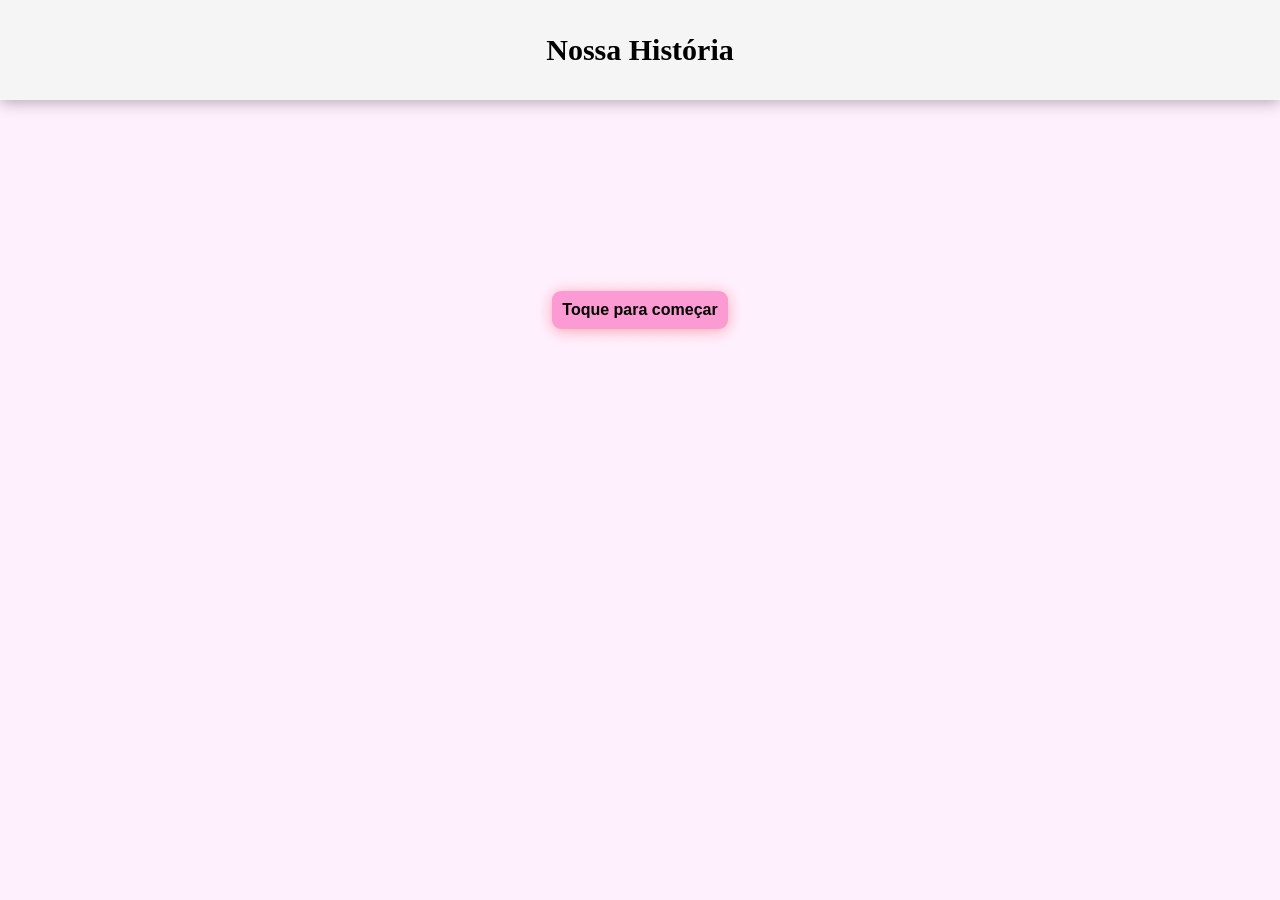
<file: index.html>
<!DOCTYPE html>
<html lang="en">
<head>
    <meta charset="UTF-8">
    <meta name="viewport" content="width=device-width, initial-scale=1.0">
    <title>Document</title>
    <link rel="stylesheet" href="style.css">
</head>
<body>
    <header>
        <h2 class="titulo">Nossa História</h2>
    </header>

    <main>
        <a href="teste.html" class="comeco">Toque para começar</a>
    </main>

    <footer>

    </footer>

</body>
</html>
</file>
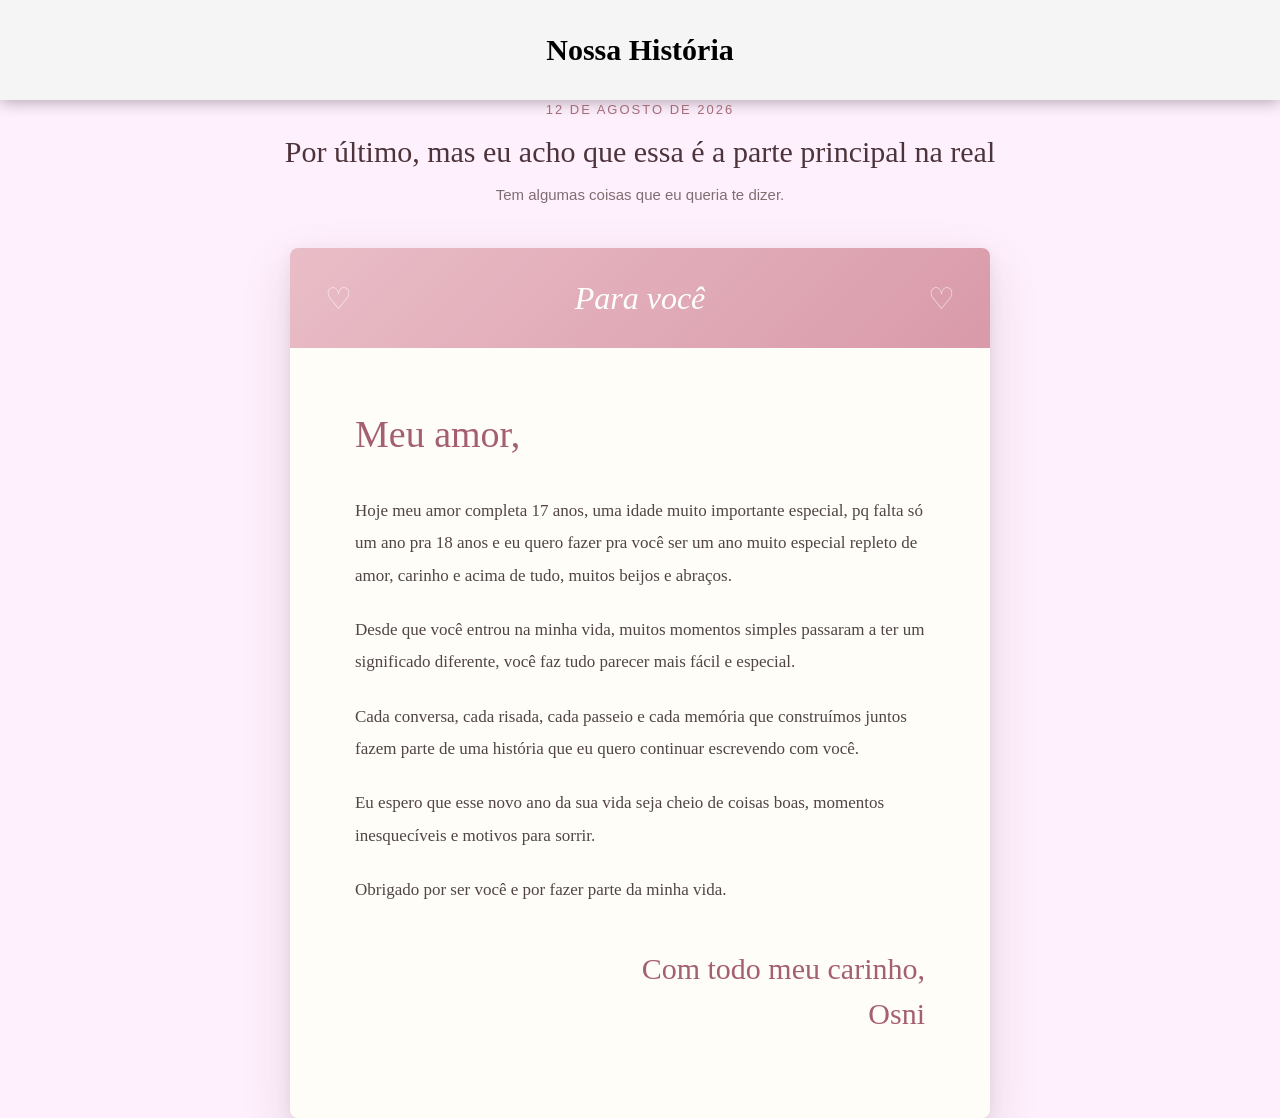
<file: carta.html>
<!DOCTYPE html>
<html lang="en">
<head>
    <meta charset="UTF-8">
    <meta name="viewport" content="width=device-width, initial-scale=1.0">
    <title>Document</title>
    <link rel="stylesheet" href="style.css">
</head>
<body>
    
</body>
</html>
        <header>
        <h2 class="titulo">Nossa História</h2>
    </header>
<main>
    <section class="carta-secao">

    <div class="carta-cabecalho">

        <span class="carta-data">
            12 de Agosto de 2026
        </span>

        <h2>Por último, mas eu acho que essa é a parte principal na real</h2>

        <p>
            Tem algumas coisas que eu queria te dizer.
        </p>

    </div>


    <div class="carta-container">

        <div class="carta">

            <div class="carta-topo">
                <span>Para você</span>
            </div>


            <div class="carta-conteudo">

                <p class="saudacao">
                    Meu amor,
                </p>

                <p>
                    Hoje meu amor completa 17 anos, uma idade muito importante especial, pq falta só um ano pra 18 anos e eu quero fazer pra você ser um ano muito especial repleto de amor, carinho e acima de tudo, muitos beijos e abraços.
                </p>

                <p>
                    Desde que você entrou na minha vida,
                    muitos momentos simples passaram a ter
                    um significado diferente, você faz tudo parecer mais fácil e especial.
                </p>

                <p>
                    Cada conversa, cada risada, cada passeio
                    e cada memória que construímos juntos
                    fazem parte de uma história que eu quero
                    continuar escrevendo com você.
                </p>

                <p>
                    Eu espero que esse novo ano da sua vida
                    seja cheio de coisas boas, momentos
                    inesquecíveis e motivos para sorrir.
                </p>

                <p>
                    Obrigado por ser você e por fazer parte
                    da minha vida.
                </p>

                <p class="assinatura">
                    Com todo meu carinho,<br>
                    Osni
                </p>

            </div>

        </div>

    </div>

</section>

</main>
</file>
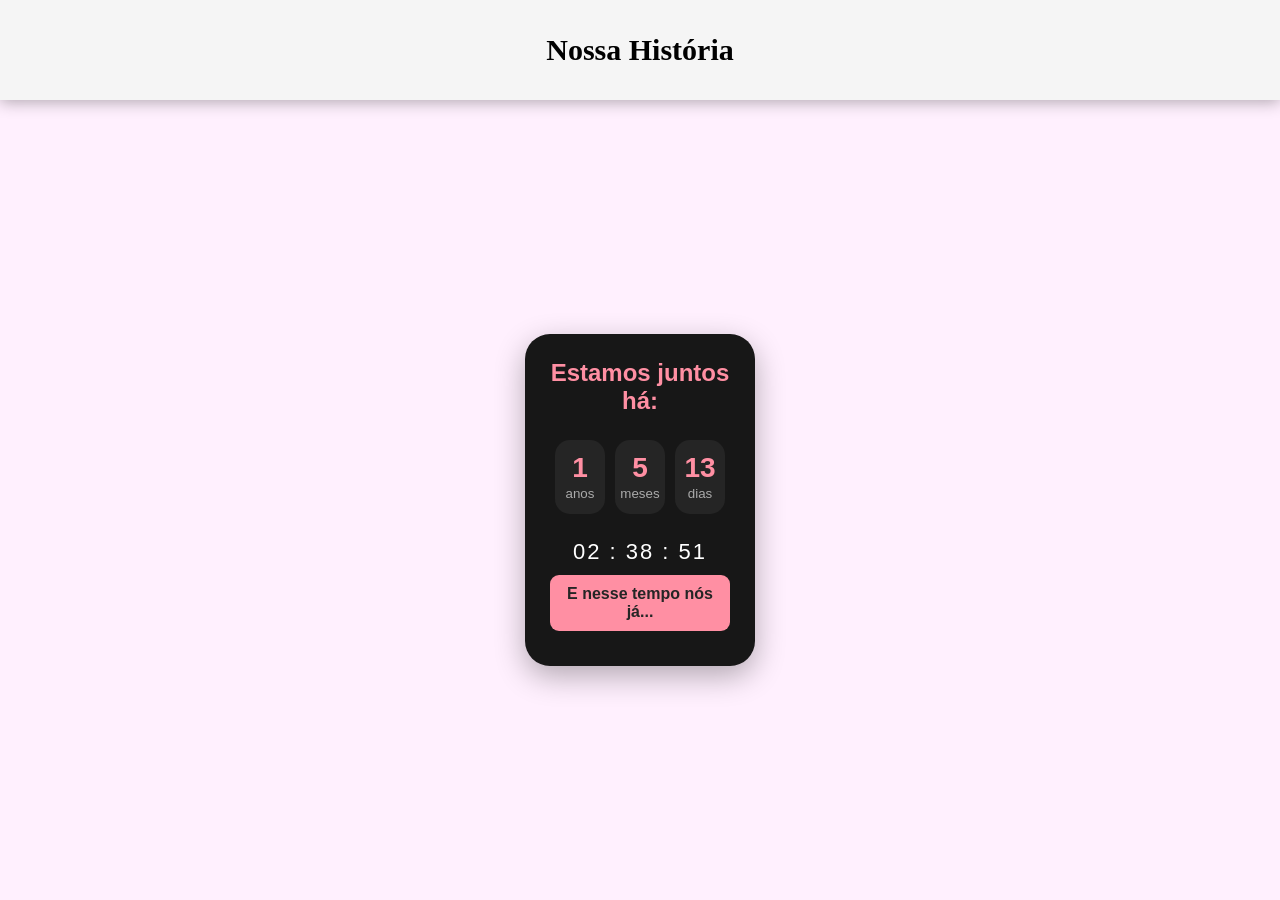
<file: teste.html>
<!DOCTYPE html>
<html lang="en">
<head>
    <meta charset="UTF-8">
    <meta name="viewport" content="width=device-width, initial-scale=1.0">
    <title>Document</title>
    <link rel="stylesheet" href="style.css">
</head>
<body>
    <header>
        <h2 class="titulo">Nossa História</h2>
    </header>
    <main>
        <div class="contador">
            <h2>Estamos juntos há:</h2>

            <div class="tempo">
                <div>
                    <span id="anos">0</span>
                    <small>anos</small>
                </div>

                <div>
                    <span id="meses">0</span>
                    <small>meses</small>
                </div>

                <div>
                    <span id="dias">0</span>
                    <small>dias</small>
                </div>
            </div>

            <div class="relogio">
                <span id="horas">00</span> :
                <span id="minutos">00</span> :
                <span id="segundos">00</span>
            </div>
            <div class="card">
                <a href="teste2.html" class="p">E nesse tempo nós já...</a>
            </div>
        </div>
    </main>
</body>

<script>
    const dataInicio = new Date("2025-06-22T00:00:00");

function atualizarContador() {
    const agora = new Date();

    let anos = agora.getFullYear() - dataInicio.getFullYear();
    let meses = agora.getMonth() - dataInicio.getMonth();
    let dias = agora.getDate() - dataInicio.getDate();

    if (dias < 0) {
        meses--;
        const ultimoDiaMesAnterior = new Date(
            agora.getFullYear(),
            agora.getMonth(),
            0
        ).getDate();

        dias += ultimoDiaMesAnterior;
    }

    if (meses < 0) {
        anos--;
        meses += 12;
    }

    document.getElementById("anos").textContent = anos;
    document.getElementById("meses").textContent = meses;
    document.getElementById("dias").textContent = dias;

    const diferenca = agora - dataInicio;

    const horas = Math.floor(
        (diferenca / (1000 * 60 * 60)) % 24
    );

    const minutos = Math.floor(
        (diferenca / (1000 * 60)) % 60
    );

    const segundos = Math.floor(
        (diferenca / 1000) % 60
    );

    document.getElementById("horas").textContent =
        String(horas).padStart(2, "0");

    document.getElementById("minutos").textContent =
        String(minutos).padStart(2, "0");

    document.getElementById("segundos").textContent =
        String(segundos).padStart(2, "0");
}

setInterval(atualizarContador, 1000);

atualizarContador();
</script>
</html>
</file>
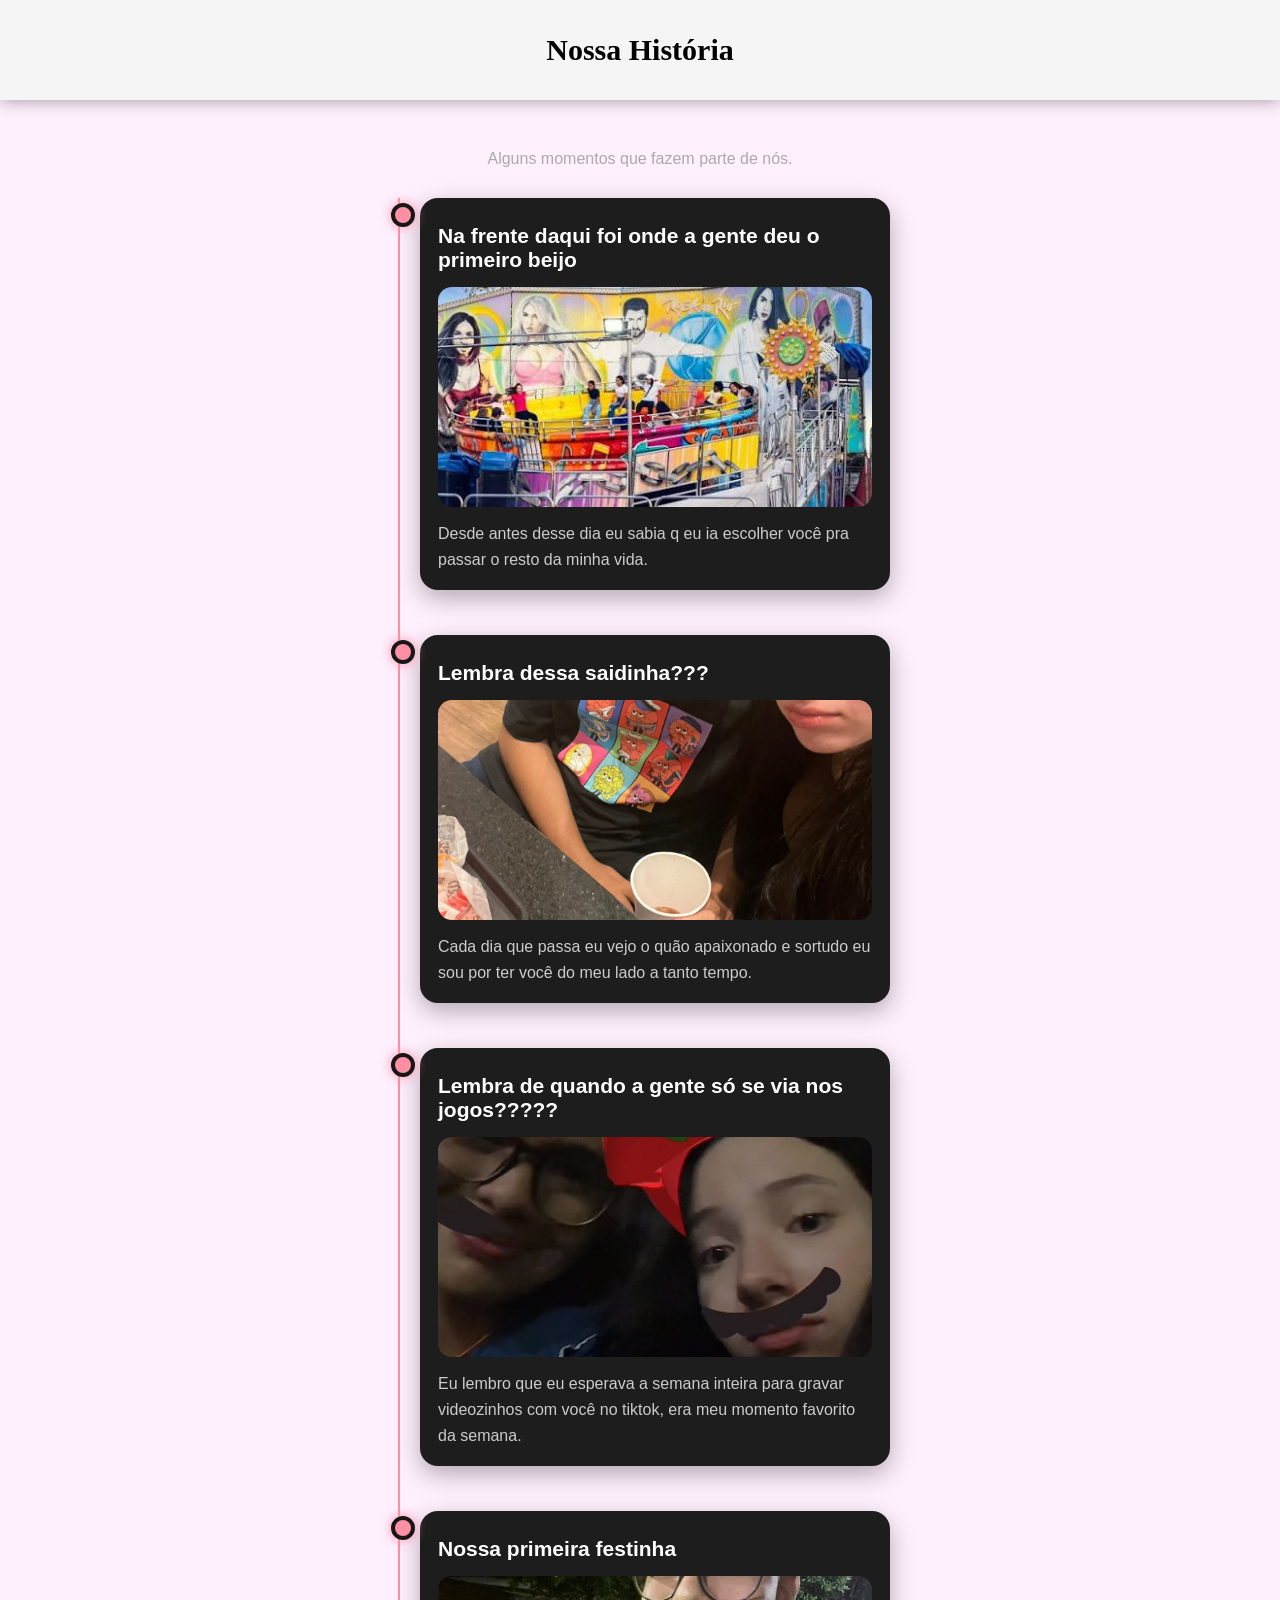
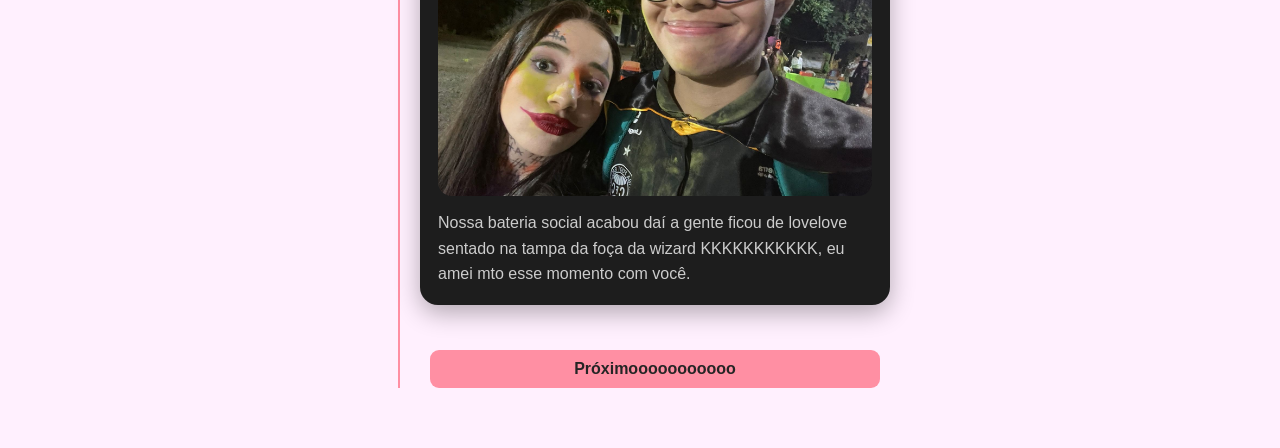
<file: teste2.html>
<!DOCTYPE html>
<html lang="en">
<head>
    <meta charset="UTF-8">
    <meta name="viewport" content="width=device-width, initial-scale=1.0">
    <title>Document</title>
    <link rel="stylesheet" href="style.css">
</head>
<body>
        <header>
        <h2 class="titulo">Nossa História</h2>
    </header>
    <main>

    
        <section class="timeline">
            <p class="subtitulo">Alguns momentos que fazem parte de nós.</p>

            <div class="linha">

                <div class="evento">
                    <div class="bolinha"></div>

                    <div class="conteudo">
                        <span class="data"></span>
                        <h3>Na frente daqui foi onde a gente deu o primeiro beijo</h3>

                        <img src="fotos/images.jpg" alt="primeiro kiss">

                        <p>
                            Desde antes desse dia eu sabia q eu ia escolher você pra passar o resto da minha vida.
                        </p>
                    </div>
                </div>


                <div class="evento">
                    <div class="bolinha"></div>

                    <div class="conteudo">
                        <h3>Lembra dessa saidinha???</h3>

                        <img src="fotos/burger.jpeg" alt="Nosso primeiro encontro">

                        <p>
                            Cada dia que passa eu vejo o quão apaixonado e sortudo eu sou por ter você do meu lado a tanto tempo.
                        </p>
                    </div>
                </div>


                <div class="evento">
                    <div class="bolinha"></div>

                    <div class="conteudo">
                        <h3>Lembra de quando a gente só se via nos jogos?????</h3>

                        <img src="fotos/bigode.jpeg" alt="Momento especial">

                        <p>
                            Eu lembro que eu esperava a semana inteira para gravar videozinhos com você no tiktok, era meu momento favorito da semana.
                        </p>
                    </div>
                </div>

                <div class="evento">
                    <div class="bolinha"></div>

                    <div class="conteudo">
                        <h3>Nossa primeira festinha</h3>

                        <img src="fotos/festa.jpeg" alt="Momento especial">

                        <p>
                            Nossa bateria social acabou daí a gente ficou de lovelove sentado na tampa da foça da wizard KKKKKKKKKKK, eu amei mto esse momento com você.
                        </p>
                    </div>
                </div>
                <div class="card">
                <a href="teste3.html" class="p">Próximooooooooooo</a>
                </div>
            </div>

        </section>
</main>
</body>
<script>
    const eventos = document.querySelectorAll(".evento");

const observador = new IntersectionObserver(
    (entradas) => {
        entradas.forEach((entrada) => {
            if (entrada.isIntersecting) {
                entrada.target.classList.add("visivel");
            }
        });
    },
    {
        threshold: 0.2
    }
);

eventos.forEach((evento) => {
    observador.observe(evento);
});
</script>
</html>
</file>
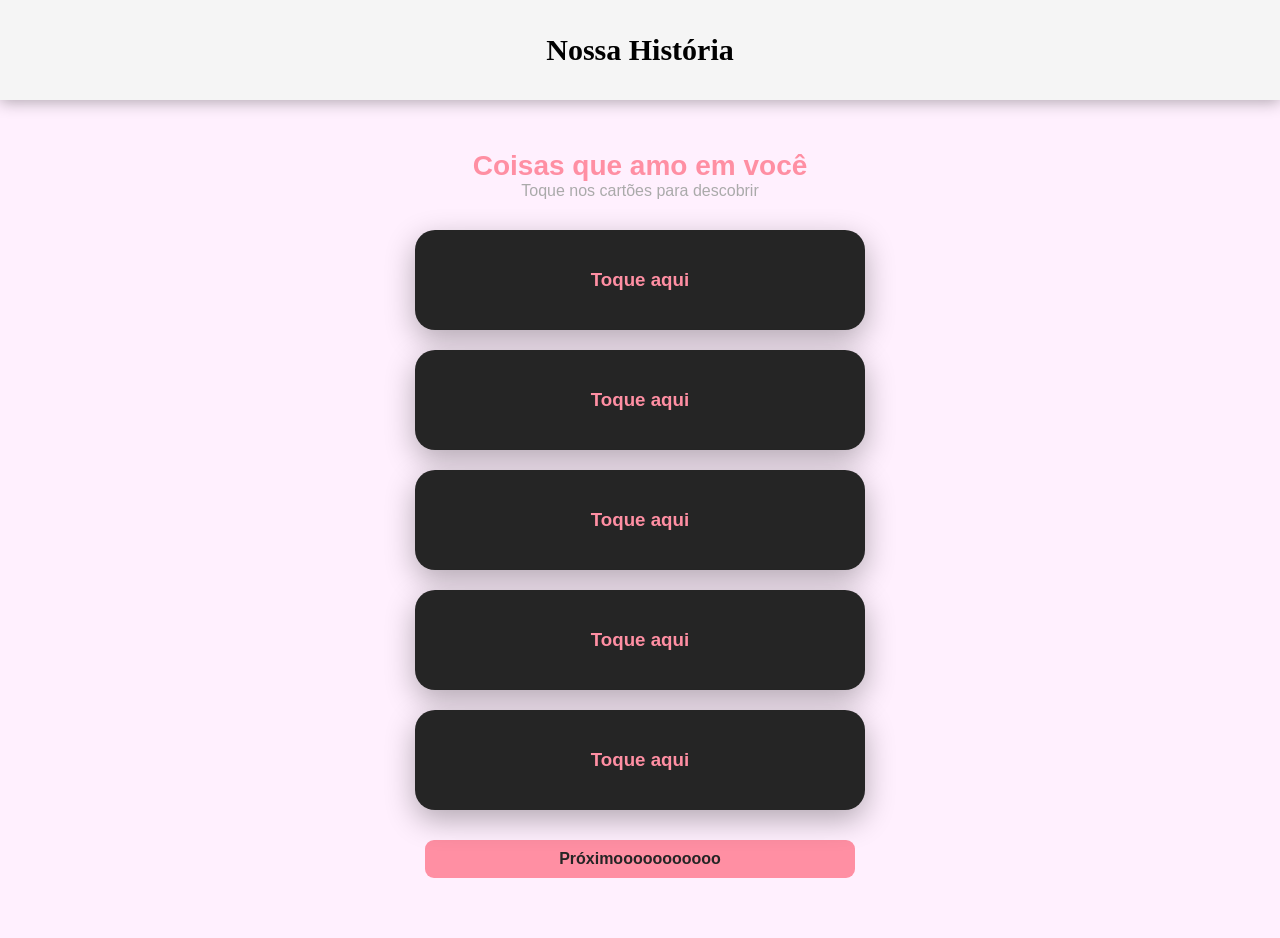
<file: teste3.html>
<!DOCTYPE html>
<html lang="en">
<head>
    <meta charset="UTF-8">
    <meta name="viewport" content="width=device-width, initial-scale=1.0">
    <title>Document</title>
    <link rel="stylesheet" href="style.css">
</head>
<body>
    <header>
        <h2 class="titulo">Nossa História</h2>
    </header>
    <main>
        <section class="amor">

    <h2>Coisas que amo em você</h2>
    <p class="subtitulo">Toque nos cartões para descobrir</p>

    <div class="cartoes">

        <div class="cartao" onclick="virarCartao(this)">
            <div class="frente">
                <h3>Toque aqui</h3>
            </div>

            <div class="verso">
                <h3>Sua personalidade</h3>
                <p>
                    Para mim, você é a pessoa mais legal e divertida do mundo e nada nunca vai mudar isso, sua personaliade me cativa e o seu jeito me emociona, você é uma menina maravilhosa.
                </p>
            </div>
        </div>


        <div class="cartao" onclick="virarCartao(this)">
            <div class="frente">
                <h3>Toque aqui</h3>
            </div>

            <div class="verso">
                <h3>Seu jeito</h3>
                <p>
                    Eu amo o jeito que você gesticula e fala, amo o jeito que você olha para as coisas, eu amo o seu jeito de ser.
                </p>
            </div>
        </div>


        <div class="cartao" onclick="virarCartao(this)">
            <div class="frente">
                <h3>Toque aqui</h3>
            </div>

            <div class="verso">
                <h3>Seu carinho</h3>
                <p>
                    Amo a forma como você demonstra carinho e torna os momentos simples especiais, sem contar seu cafuné que é perfeito.
                </p>
            </div>
        </div>

        <div class="cartao" onclick="virarCartao(this)">
            <div class="frente">
                <h3>Toque aqui</h3>
            </div>

            <div class="verso">
                <h3>Seu corpo e sua beleza</h3>
                <p>
                    De tantas coisas boas sobre, sua beleza e se corpo que parece q foi escupido por Michelangelo acaba sendo a coisa menos interessante em você, e isso só mostra o quão especiual você é.
                </p>
            </div>
        </div>

        <div class="cartao" onclick="virarCartao(this)">
            <div class="frente">
                <h3>Toque aqui</h3>
            </div>

            <div class="verso">
                <h3>Você</h3>
                <p>
                    Entre tantas coisas que eu poderia citar, no fim, a que mais amo é simplesmente você, você me salvou de lugares inimagináveis, você me ajudou em momentos que só alguém como você (impossível existir) poderia me ajudar, você é meu maior e único amor.
                </p>
            </div>
        </div>
            
        <div class="card">
            <a href="teste4.html" class="p">Próximooooooooooo</a>
        </div>
    </div>

</section>
    </main>
</body>
<script>
function virarCartao(cartao) {

    cartao.classList.toggle("virado");

    if (cartao.classList.contains("virado")) {

        const verso = cartao.querySelector(".verso");
        const conteudo = verso.querySelector("p");

        // Calcula somente o tamanho do texto
        const alturaTexto = conteudo.scrollHeight;

        // Espaço para título + texto + padding
        const alturaFinal = alturaTexto + 100;

        cartao.style.height = alturaFinal + "px";

    } else {

        cartao.style.height = "100px";
    }
}

</script>
</html>
</file>
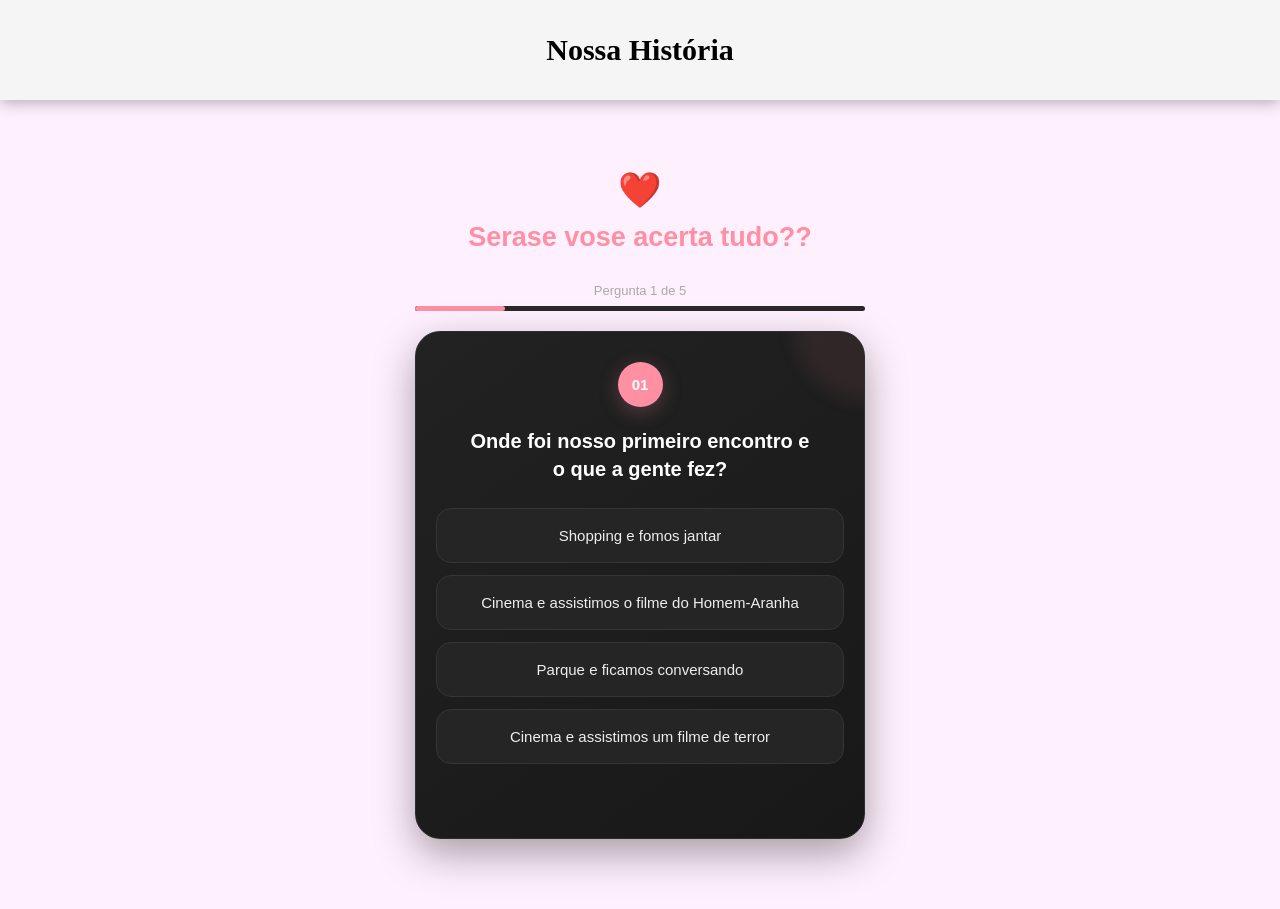
<file: teste4.html>
<!DOCTYPE html>
<html lang="en">
<head>
    <meta charset="UTF-8">
    <meta name="viewport" content="width=device-width, initial-scale=1.0">
    <title>Document</title>
    <link rel="stylesheet" href="style.css">
</head>
<body>
    <header>
        <h2 class="titulo">Nossa História</h2>
    </header>

    <main>
<section class="quiz" id="quiz">

    <div class="quiz-cabecalho">
        <span class="quiz-icone">❤️</span>

        <h2>Serase vose acerta tudo??</h2>
    </div>


    <div class="quiz-progresso">

        <span id="perguntaNumero">
            Pergunta 1 de 5
        </span>

        <div class="barra">
            <div class="barra-progresso" id="barraProgresso"></div>
        </div>

    </div>


    <div class="quiz-card">

        <div class="numero-pergunta">
            <span id="numeroPergunta">01</span>
        </div>


        <h3 id="pergunta">
            Onde foi nosso primeiro encontro e o que a gente fez?
        </h3>


        <div id="opcoes" class="opcoes">

            <button onclick="responder(0)">
                Shopping e fomos jantar
            </button>

            <button onclick="responder(1)">
                Cinema e assistimos o filme do Homem-Aranha
            </button>

            <button onclick="responder(2)">
                Parque e ficamos conversando
            </button>

            <button onclick="responder(3)">
                Cinema e assistimos um filme de terror
            </button>

        </div>


        <p id="resultado"></p>

    </div>
    <div class="card proximo-card" id="proximoCard">

    <a href="carta.html" class="p2">
        Próximo
    </a>

</div>
</section>
    </main>
</body>
<script>
const perguntas = [
    {
        pergunta: "Onde foi nosso primeiro encontro e o que a gente fez?",
        opcoes: [
            "Shopping e fomos jantar",
            "Cinema e assistimos o filme do Homem-Aranha",
            "Parque e ficamos conversando",
            "Cinema e assistimos um filme de terror"
        ],
        resposta: 1
    },

    {
        pergunta: "Qual dia te pedi em namoro pros seus pais?",
        opcoes: [
            "22/05/2025",
            "22/06/2025",
            "25/06/2025",
            "22/07/2025"
        ],
        resposta: 1
    },

    {
        pergunta: "Quais famosos a gente encontrou no shopping?",
        opcoes: [
            "Orochinho e Doazin",
            "Orochinho e Casimiro",
            "Doazin e Cellbit",
            "Orochinho e Alanzoka"
        ],
        resposta: 0
    },

    {
        pergunta: "Quem foi o pilar do nosso relacionamento?",
        dica: "Dica: ele pisca muito",
        opcoes: [
            "Doazin",
            "Homem-Aranha",
            "Orochinho",
            "Michael Scott"
        ],
        resposta: 2
    },

    {
        pergunta: "Qual série você me fez ficar viciado?",
        opcoes: [
            "Friends",
            "The Office",
            "Breaking Bad",
            "The Boys"
        ],
        resposta: 1
    }
];


let perguntaAtual = 0;
let pontos = 0;


/* =========================
   CARREGAR PERGUNTA
========================= */

function carregarPergunta() {

    const pergunta = perguntas[perguntaAtual];

    /* Número: 1 de 5 */
    document.getElementById("perguntaNumero").textContent =
        `Pergunta ${perguntaAtual + 1} de ${perguntas.length}`;


    /* Número dentro do círculo */
    document.getElementById("numeroPergunta").textContent =
        String(perguntaAtual + 1).padStart(2, "0");


    /* Pergunta */
    document.getElementById("pergunta").textContent =
        pergunta.pergunta;


    /* Barra de progresso */

    const progresso =
        ((perguntaAtual + 1) / perguntas.length) * 100;

    document.getElementById("barraProgresso").style.width =
        `${progresso}%`;


    /* Opções */

    const opcoes =
        document.getElementById("opcoes");

    opcoes.innerHTML = "";


    pergunta.opcoes.forEach((opcao, index) => {

        const botao = document.createElement("button");

        botao.textContent = opcao;

        botao.onclick = () => responder(index);

        opcoes.appendChild(botao);

    });


    /* Limpa resultado */

    document.getElementById("resultado").textContent = "";
}


/* =========================
   RESPONDER
========================= */

function responder(resposta) {

    const pergunta = perguntas[perguntaAtual];

    const botoes =
        document.querySelectorAll(".opcoes button");

    const resultado =
        document.getElementById("resultado");


    /* Impede clicar novamente */

    botoes.forEach(botao => {
        botao.disabled = true;
    });


    /* ACERTO */

    if (resposta === pergunta.resposta) {

        pontos++;

        botoes[resposta].style.background =
            "#4CAF50";

        botoes[resposta].style.borderColor =
            "#4CAF50";

        resultado.textContent =
            "Acertou!";

        resultado.style.color =
            "#4CAF50";

    }


    /* ERRO */

    else {

        botoes[resposta].style.background =
            "#d9534f";

        botoes[resposta].style.borderColor =
            "#d9534f";


        /* Mostra qual era a certa */

        botoes[pergunta.resposta].style.background =
            "#4CAF50";

        botoes[pergunta.resposta].style.borderColor =
            "#4CAF50";


        resultado.textContent =
            "Errou!";

        resultado.style.color =
            "#d9534f";
    }


    /* Espera e passa para próxima */

    setTimeout(() => {

        perguntaAtual++;


        if (perguntaAtual < perguntas.length) {

            carregarPergunta();

        } else {

            mostrarResultado();

        }

    }, 1200);
}


/* =========================
   RESULTADO FINAL
========================= */

function mostrarResultado() {

    document.getElementById("perguntaNumero").textContent =
        "Quiz concluído";


    document.getElementById("numeroPergunta").textContent =
        "✓";


    /* Barra fica cheia */

    document.getElementById("barraProgresso").style.width =
        "100%";


    document.getElementById("pergunta").textContent =
        `${pontos} de ${perguntas.length}`;


    document.getElementById("opcoes").innerHTML = "";

    let mensagem;

    if (pontos === 5) {

        mensagem =
            "YUPIIIIIIIIIIIIIIII QUEM ACERTOU TUDO FALA EUUUUUUUU, EU TE AMO MUITO MEU AMOR!!!!!";

    } else if (pontos >= 3) {

        mensagem =
            "AFFFFF NAO ACERTOU TUDO COMO ASSIM!!";

    } else {

        mensagem =
            "bizarro.";

    }

    document.getElementById("resultado").textContent =
        mensagem;

    const proximo =
        document.getElementById("proximoCard");

    proximo.classList.add("mostrar");
}
</script>
</html>
</file>
<file: style.css>
*{
    margin: 0;
}
body {
    display: grid;

    grid-template-areas:
        "cabeca"
        "corpo";

    grid-template-rows: 100px auto;
    grid-template-columns: 1fr;

    margin: 0;
    width: 100%;
    min-height: 100vh;

    font-family: 'Trebuchet MS', 'Lucida Sans Unicode',
                 'Lucida Grande', 'Lucida Sans', Arial, sans-serif;

    background-color: rgb(255, 240, 254);
}

header{
    grid-area: cabeca;
    background-color: whitesmoke;
    box-shadow: 0 2px 15px rgba(0, 0, 0, 0.319);
    display: flex;
    justify-content: center;
    text-align: center;
    align-items: center;
}

main{
    grid-area: corpo;
    align-items: center;
    justify-content: center;
    display: flex;
}

.titulo{
    font-family: fantasy;
    font-size: 30px;
}

.comeco{
    padding: 10px;
    background-color: rgb(252, 154, 211);
    text-decoration: none;
    font-weight: bolder;
    color: black;
    border-radius: 9px;
    box-shadow: 0 2px 15px rgba(255, 0, 0, 0.319);
    transition: 0.5s ease;
    border: none;
}

.comeco:hover{
    transform: scale(1.1);
}

.contador {
    width: 90%;
    max-width: 200px;
    margin: 40px auto;
    padding: 25px 15px;
    text-align: center;
    background: #171717;
    color: white;
    border-radius: 25px;
    box-shadow: 0 10px 30px rgba(0, 0, 0, 0.3);
}

.contador h2 {
    color: #ff8fa3;
    margin-bottom: 5px;
}

.contador p {
    color: #ccc;
}

.tempo {
    display: flex;
    justify-content: center;
    gap: 10px;
    margin: 25px 0;
}

.tempo div {
    min-width: 40px;
    padding: 12px 5px;

    background: #252525;
    border-radius: 15px;
}

.tempo span {
    display: block;
    font-size: 28px;
    font-weight: bold;
    color: #ff8fa3;
}

.tempo small {
    color: #aaa;
}

.relogio {
    font-size: 22px;
    letter-spacing: 2px;
    color: #fff;
}

.card{
    padding: 10px;
    font-weight: bolder;
    border-radius: 9px;
    background-color: #ff8fa3;
    margin: 10px;
    transition: 0.5s ease;
    text-align: center;
    width: auto;
}
.p{
    color: #252525;
    text-decoration: none;
}

.card:hover{
    transform: scale(1.05);
}

.timeline {
    width: 90%;
    max-width: 500px;
    margin: 50px auto;
    color: white;
}

.timeline h2 {
    text-align: center;
    font-size: 30px;
    color: #ff8fa3;
    margin-bottom: 5px;
}

.subtitulo {
    text-align: center;
    color: #aaa;
    margin-bottom: 40px;
}


/* Linha vertical */

.linha {
    position: relative;
    padding-left: 30px;
}

.linha::before {
    content: "";
    position: absolute;

    left: 8px;
    top: 0;
    bottom: 0;

    width: 2px;

    background: #ff8fa3;
}


/* Evento */

.evento {
    position: relative;
    margin-bottom: 45px;
}


/* Bolinha */

.bolinha {
    position: absolute;

    left: -29px;
    top: 5px;

    width: 16px;
    height: 16px;

    background: #ff8fa3;
    border: 4px solid #171717;

    border-radius: 50%;

    box-shadow: 0 0 12px #ff8fa3;
}


/* Conteúdo */

.conteudo {
    background: #1d1d1d;

    padding: 18px;

    border-radius: 18px;

    box-shadow:
        0 8px 25px rgba(0, 0, 0, 0.3);
}

.data {
    font-size: 12px;
    color: #ff8fa3;
    font-weight: bold;
}

.conteudo h3 {
    margin: 8px 0 15px;
    font-size: 21px;
}

.conteudo p {
    color: #ccc;
    line-height: 1.6;
}


/* Fotos */

.conteudo img {
    width: 100%;
    height: 220px;

    object-fit: cover;

    border-radius: 14px;

    margin-bottom: 10px;
}
.evento {
    opacity: 0;
    transform: translateY(40px);
    transition: 
        opacity 0.8s ease,
        transform 0.8s ease;
}

.evento.visivel {
    opacity: 1;
    transform: translateY(0);
}

.amor {
    width: 90%;
    max-width: 450px;
    margin: 50px auto;
    text-align: center;
    color: white;
}

.amor h2 {
    color: #ff8fa3;
    font-size: 28px;
}

.subtitulo {
    color: #aaa;
    margin-bottom: 30px;
}

.cartoes {
    display: flex;
    flex-direction: column;
    gap: 20px;
}


/* CARTÃO */

.cartao {
    width: 100%;
    height: 100px;

    position: relative;
    perspective: 1000px;

    cursor: pointer;

    transition: height 0.7s ease;
}


/* FRENTE E VERSO */

.frente,
.verso {
    width: 100%;
    height: 100%;

    position: absolute;

    display: flex;
    flex-direction: column;
    justify-content: center;
    align-items: center;

    border-radius: 20px;

    backface-visibility: hidden;

    transition: transform 0.7s ease;

    box-shadow:
        0 10px 30px rgba(0, 0, 0, 0.3);
}


/* FRENTE */

.frente {
    background: #252525;
}

.frente span {
    font-size: 35px;
    margin-bottom: 10px;
}

.frente h3 {
    color: #ff8fa3;
}


/* VERSO */

.verso {
    background: #ff8fa3;

    color: white;

    padding: 20px;

    box-sizing: border-box;

    transform: rotateY(180deg);
}

.verso h3 {
    margin: 0 0 10px;
}

.verso p {
    margin: 0;
    line-height: 1.5;
}


/* QUANDO VIRAR */

.cartao.virado .frente {
    transform: rotateY(180deg);
}

.cartao.virado .verso {
    transform: rotateY(360deg);
}

/* =========================
   QUIZ
========================= */

.quiz {
    width: 90%;
    max-width: 450px;

    margin: 70px auto;

    color: white;

    text-align: center;
}


/* CABEÇALHO */

.quiz-cabecalho {
    margin-bottom: 30px;
}

.quiz-icone {
    display: block;

    font-size: 35px;

    margin-bottom: 10px;

    animation: pulsar 2s infinite;
}

.quiz h2 {
    margin: 0;

    color: #ff8fa3;

    font-size: 27px;

    line-height: 1.2;
}

.quiz-cabecalho p {
    color: #999;

    font-size: 14px;

    line-height: 1.5;

    margin-top: 12px;
}


/* =========================
   PROGRESSO
========================= */

.quiz-progresso {
    margin-bottom: 20px;
}

#perguntaNumero {
    display: block;

    color: #aaa;

    font-size: 13px;

    margin-bottom: 8px;
}

.barra {
    width: 100%;

    height: 5px;

    background: #292929;

    border-radius: 10px;

    overflow: hidden;
}

.barra-progresso {
    width: 20%;

    height: 100%;

    background: #ff8fa3;

    border-radius: 10px;

    transition: width 0.5s ease;
}


/* =========================
   CARD
========================= */

.quiz-card {
    position: relative;

    padding: 30px 20px;

    background:
        linear-gradient(
            145deg,
            #222222,
            #181818
        );

    border: 1px solid #2d2d2d;

    border-radius: 25px;

    box-shadow:
        0 15px 40px rgba(0, 0, 0, 0.35);

    overflow: hidden;
}


/* brilho discreto */

.quiz-card::before {
    content: "";

    position: absolute;

    width: 150px;
    height: 150px;

    top: -80px;
    right: -80px;

    background: #ff8fa3;

    opacity: 0.08;

    border-radius: 50%;

    filter: blur(10px);
}


/* NÚMERO */

.numero-pergunta {
    width: 45px;
    height: 45px;

    margin: 0 auto 20px;

    display: flex;

    align-items: center;
    justify-content: center;

    border-radius: 50%;

    background: #ff8fa3;

    color: white;

    font-weight: bold;

    box-shadow:
        0 5px 20px rgba(255, 143, 163, 0.25);
}

#numeroPergunta {
    font-size: 15px;
}


/* PERGUNTA */

.quiz-card h3 {
    position: relative;

    margin: 0 auto 25px;

    max-width: 350px;

    font-size: 20px;

    line-height: 1.4;

    font-weight: 600;
}


/* =========================
   OPÇÕES
========================= */

.opcoes {
    display: flex;

    flex-direction: column;

    gap: 12px;
}

.opcoes button {
    width: 100%;

    min-height: 55px;

    padding: 13px 16px;

    border: 1px solid #353535;

    border-radius: 15px;

    background: #252525;

    color: #eee;

    font-size: 15px;

    line-height: 1.3;

    cursor: pointer;

    transition:
        transform 0.2s ease,
        background 0.25s ease,
        border 0.25s ease;
}


/* toque */

.opcoes button:active {
    transform: scale(0.96);
}


/* hover no computador */

@media (hover: hover) {

    .opcoes button:hover {
        background: #303030;

        border-color: #ff8fa3;

        transform: translateY(-2px);
    }

}


/* botões desativados */

.opcoes button:disabled {
    cursor: default;

    opacity: 1;
}


/* =========================
   RESULTADO
========================= */

#resultado {
    min-height: 24px;

    margin: 20px 0 0;

    font-size: 15px;

    font-weight: bold;

    line-height: 1.5;

    transition: opacity 0.3s ease;
}


/* =========================
   ANIMAÇÃO
========================= */

@keyframes pulsar {

    0% {
        transform: scale(1);
    }

    50% {
        transform: scale(1.12);
    }

    100% {
        transform: scale(1);
    }

}


/* =========================
   MOBILE PEQUENO
========================= */

@media (max-width: 360px) {

    .quiz {
        width: 92%;
    }

    .quiz h2 {
        font-size: 24px;
    }

    .quiz-card {
        padding: 25px 15px;
    }

    .opcoes button {
        font-size: 14px;
    }

}

/* =========================
   BOTÃO PRÓXIMO
========================= */

.proximo-card {
    display: none;

    width: 90%;
    max-width: 400px;

    margin: 30px auto 60px;

    text-align: center;

    opacity: 0;
    transform: translateY(25px) scale(0.95);

    transition:
        opacity 0.7s ease,
        transform 0.7s ease;
}


/* Quando terminar o quiz */

.proximo-card.mostrar {
    display: block;

    animation: aparecerBotao 0.8s ease forwards;
}


/* BOTÃO */

.proximo-card .p2 {
    position: relative;

    display: inline-flex;

    align-items: center;
    justify-content: center;

    min-width: 180px;

    padding: 16px 28px;

    border-radius: 50px;

    background: linear-gradient(
        135deg,
        #ff8fa3,
        #ff6f91
    );

    color: white;

    text-decoration: none;

    font-size: 16px;

    font-weight: 600;

    letter-spacing: 0.3px;

    box-shadow:
        0 8px 25px rgba(255, 111, 145, 0.3);

    overflow: hidden;

    transition:
        transform 0.25s ease,
        box-shadow 0.25s ease;
}


/* Brilho passando pelo botão */

.proximo-card .p2::before {
    content: "";

    position: absolute;

    top: 0;
    left: -100%;

    width: 70%;
    height: 100%;

    background: linear-gradient(
        90deg,
        transparent,
        rgba(255, 255, 255, 0.25),
        transparent
    );

    transform: skewX(-20deg);

    animation: brilho 3s infinite;
}


/* Seta */

.proximo-card .p2::after {
    content: "→";

    margin-left: 10px;

    font-size: 20px;

    transition:
        transform 0.25s ease;
}


/* Efeito ao passar o mouse */

@media (hover: hover) {

    .proximo-card .p2:hover {

        transform: translateY(-3px);

        box-shadow:
            0 12px 30px rgba(255, 111, 145, 0.4);
    }

    .proximo-card .p2:hover::after {

        transform: translateX(5px);
    }
}


/* Efeito ao tocar */

.proximo-card .p2:active {

    transform: scale(0.94);

    box-shadow:
        0 5px 15px rgba(255, 111, 145, 0.25);
}


/* =========================
   ANIMAÇÕES
========================= */

@keyframes aparecerBotao {

    from {
        opacity: 0;
        transform:
            translateY(25px)
            scale(0.95);
    }

    to {
        opacity: 1;
        transform:
            translateY(0)
            scale(1);
    }
}


@keyframes brilho {

    0% {
        left: -100%;
    }

    40% {
        left: 130%;
    }

    100% {
        left: 130%;
    }

}

.carta-secao {
    max-width: 950px;
    margin: 0 auto;
}

/* =========================
   CABEÇALHO DA CARTA
========================= */

.carta-cabecalho {
    text-align: center;
    margin-bottom: 45px;
}

.carta-data {
    display: inline-block;
    font-family: Arial, sans-serif;
    font-size: 13px;
    letter-spacing: 2px;
    text-transform: uppercase;
    color: #a66b78;
    margin-bottom: 15px;
}

.carta-cabecalho h2 {
    max-width: 750px;
    margin: 0 auto 15px;

    font-family: Georgia, serif;
    font-size: 30px;
    font-weight: normal;
    line-height: 1.3;

    color: #4d343a;
}

.carta-cabecalho p {
    font-family: Arial, sans-serif;
    font-size: 15px;
    color: #806d72;
}

/* =========================
   CONTAINER
========================= */

.carta-container {
    display: flex;
    justify-content: center;
    width: 100%;
}

/* =========================
   CARTA
========================= */

.carta {
    width: 100%;
    max-width: 700px;

    background: #fffdf8;
    border-radius: 8px;
    overflow: hidden;

    box-shadow:
        0 20px 50px rgba(80, 40, 50, 0.15),
        0 5px 15px rgba(80, 40, 50, 0.08);

    position: relative;
}

/* =========================
   TOPO DA CARTA
========================= */

.carta-topo {
    height: 100px;

    display: flex;
    align-items: center;
    justify-content: center;

    background: linear-gradient(
        135deg,
        #e9bdc7,
        #d99aa9
    );

    position: relative;
}

.carta-topo span {
    font-family: Georgia, serif;
    font-size: 32px;
    font-style: italic;
    color: white;
}

/* Corações */

.carta-topo::before,
.carta-topo::after {
    content: "♡";

    position: absolute;

    font-size: 30px;
    color: rgba(255, 255, 255, 0.65);
}

.carta-topo::before {
    left: 35px;
}

.carta-topo::after {
    right: 35px;
}

/* =========================
   CONTEÚDO DA CARTA
========================= */

.carta-conteudo {
    padding: 50px 65px 60px;
}

.carta-conteudo p {
    font-family: Georgia, "Times New Roman", serif;

    font-size: 17px;
    line-height: 1.9;

    color: #514447;

    margin-bottom: 22px;
}

/* Saudação */

.carta-conteudo .saudacao {
    font-family: "Brush Script MT", "Segoe Script", cursive;

    font-size: 38px;

    color: #a45f70;

    margin-bottom: 25px;
}

/* Assinatura */

.carta-conteudo .assinatura {
    margin-top: 40px;

    text-align: right;

    font-family: "Brush Script MT", "Segoe Script", cursive;

    font-size: 30px;

    line-height: 1.5;

    color: #a45f70;
}

/* =========================
   RESPONSIVIDADE
========================= */

@media (max-width: 700px) {

    main {
        padding: 25px 15px 60px;
    }

    .carta-cabecalho h2 {
        font-size: 24px;
    }

    .carta-conteudo {
        padding: 35px 28px 45px;
    }

    .carta-conteudo p {
        font-size: 16px;
        line-height: 1.8;
    }

    .carta-topo {
        height: 85px;
    }

    .carta-topo span {
        font-size: 28px;
    }

    .carta-topo::before {
        left: 20px;
    }

    .carta-topo::after {
        right: 20px;
    }
}
</file>
